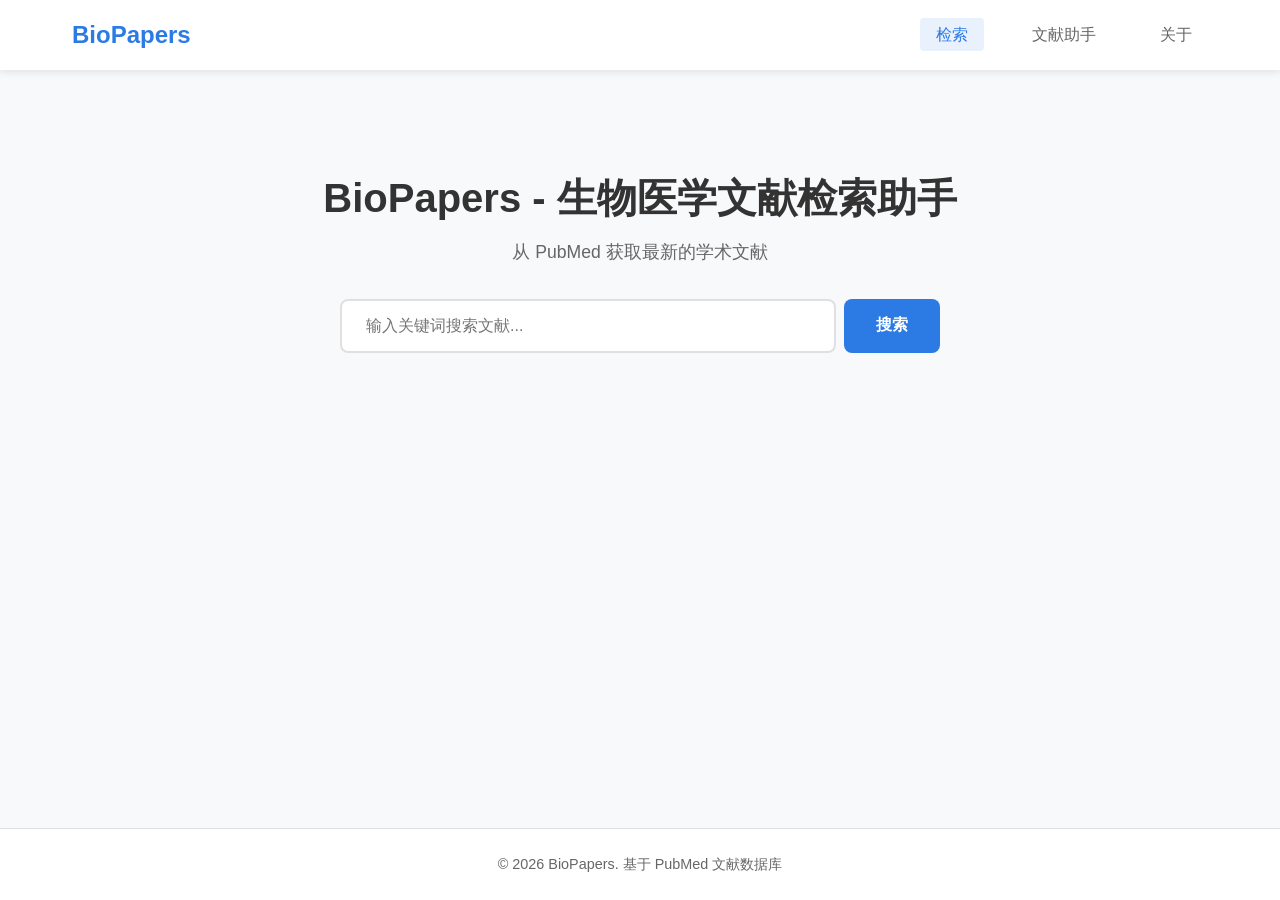
<file: templates/index.html>
<!DOCTYPE html>
<html lang="zh-CN">
<head>
    <meta charset="UTF-8">
    <meta name="viewport" content="width=device-width, initial-scale=1.0">
    <title>BioPapers - 文献检索系统</title>
    <link rel="stylesheet" href="/static/css/style.css">
</head>
<body>
    <nav class="navbar">
        <div class="nav-container">
            <a href="/" class="logo">BioPapers</a>
            <ul class="nav-menu">
                <li><a href="/" class="active">检索</a></li>
                <li><a href="/assistant">文献助手</a></li>
                <li><a href="/about">关于</a></li>
            </ul>
        </div>
    </nav>

    <main class="main-content">
        <section class="search-section">
            <div class="search-container">
                <h1>BioPapers - 生物医学文献检索助手</h1>
                <p class="subtitle">从 PubMed 获取最新的学术文献</p>
                <div class="search-box">
                    <input type="text" id="searchInput" placeholder="输入关键词搜索文献..." autocomplete="off">
                    <button id="searchBtn">搜索</button>
                </div>
            </div>
        </section>

        <section class="results-section" id="resultsSection" style="display: none;">
            <div class="results-header">
                <h2>搜索结果</h2>
                <span id="resultCount"></span>
            </div>
            <div class="results-container">
                <div class="filter-wrapper">
                    <aside class="filter-sidebar">
                        <div class="filter-section">
                            <h3 class="filter-title">发表日期</h3>
                            <div class="filter-options">
                                <label class="user-option">
                                    <input type="radio" name="dateFilter" value="all" checked>
                                    <span>全部</span>
                                </label>
                                <label class="user-option">
                                    <input type="radio" name="dateFilter" value="1">
                                    <span>近 1 年</span>
                                </label>
                                <label class="user-option">
                                    <input type="radio" name="dateFilter" value="5">
                                    <span>近 5 年</span>
                                </label>
                                <label class="user-option">
                                    <input type="radio" name="dateFilter" value="10">
                                    <span>近 10 年</span>
                                </label>
                            </div>
                    </aside>
                    <aside class="filter-sidebar">
                        <div class="filter-section">
                            <h3 class="filter-title">每页文献数量</h3>
                            <div class="filter-options">
                                <label class="user-option">
                                    <input type="radio" name="paperNumFilter" value="5">
                                    <span>5</span>
                                </label>
                                <label class="user-option">
                                    <input type="radio" name="paperNumFilter" value="10" checked>
                                    <span>10</span>
                                </label>
                                <label class="user-option">
                                    <input type="radio" name="paperNumFilter" value="15">
                                    <span>15</span>
                                </label>
                                <label class="user-option">
                                    <input type="radio" name="paperNumFilter" value="20">
                                    <span>20</span>
                                </label>
                            </div>
                    </aside>
                </div>
                <div class="results-content">
                    <div id="loading" class="loading" style="display: none;">
                        <div class="spinner"></div>
                        <p>正在检索...</p>
                    </div>
                    <div id="resultsList" class="results-list"></div>
                    <div class="pagination" id="pagination"></div>
                </div>
                </div>
            </div>
        </section>

        <section class="no-results" id="noResults" style="display: none;">
            <p>未找到相关文献，请尝试其他关键词</p>
        </section>
    </main>

    <footer class="footer">
        <p>&copy; 2026 BioPapers. 基于 PubMed 文献数据库</p>
    </footer>

    <script src="/static/js/app.js"></script>
</body>
</html>
</file>
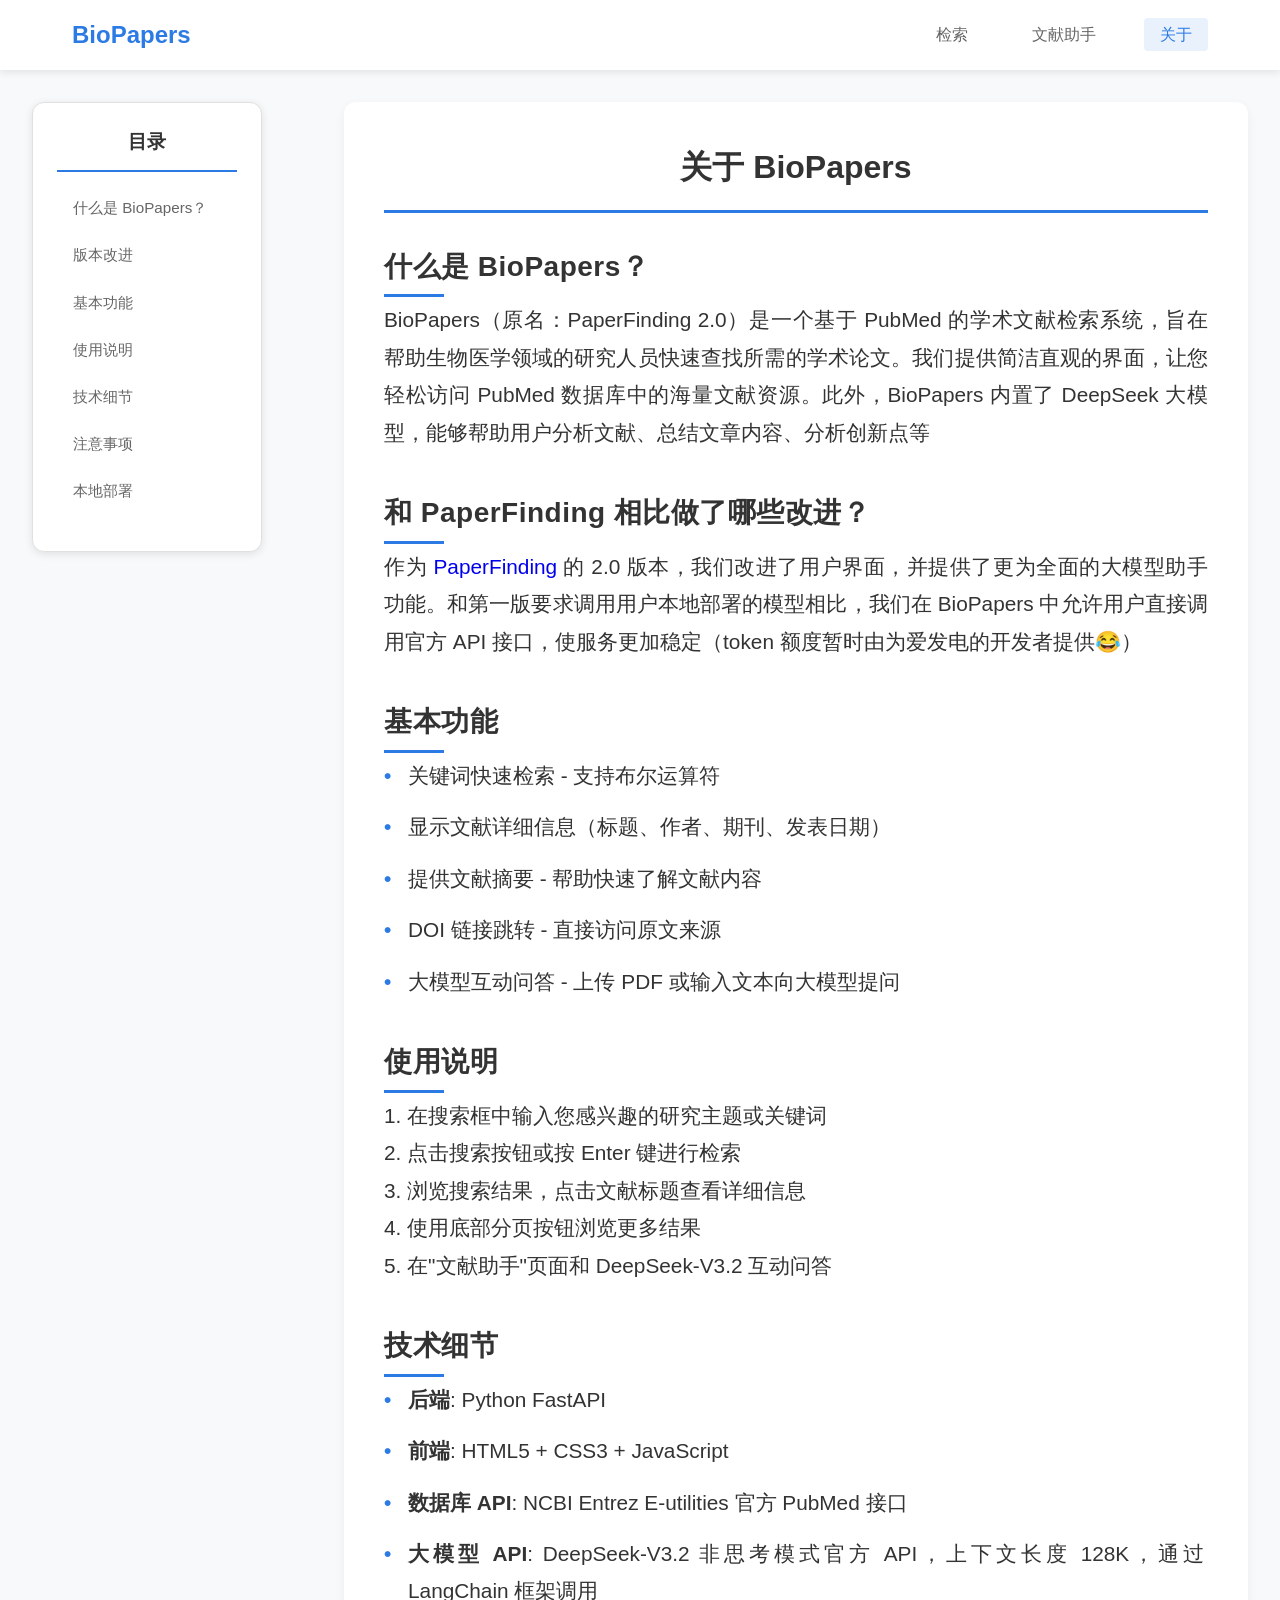
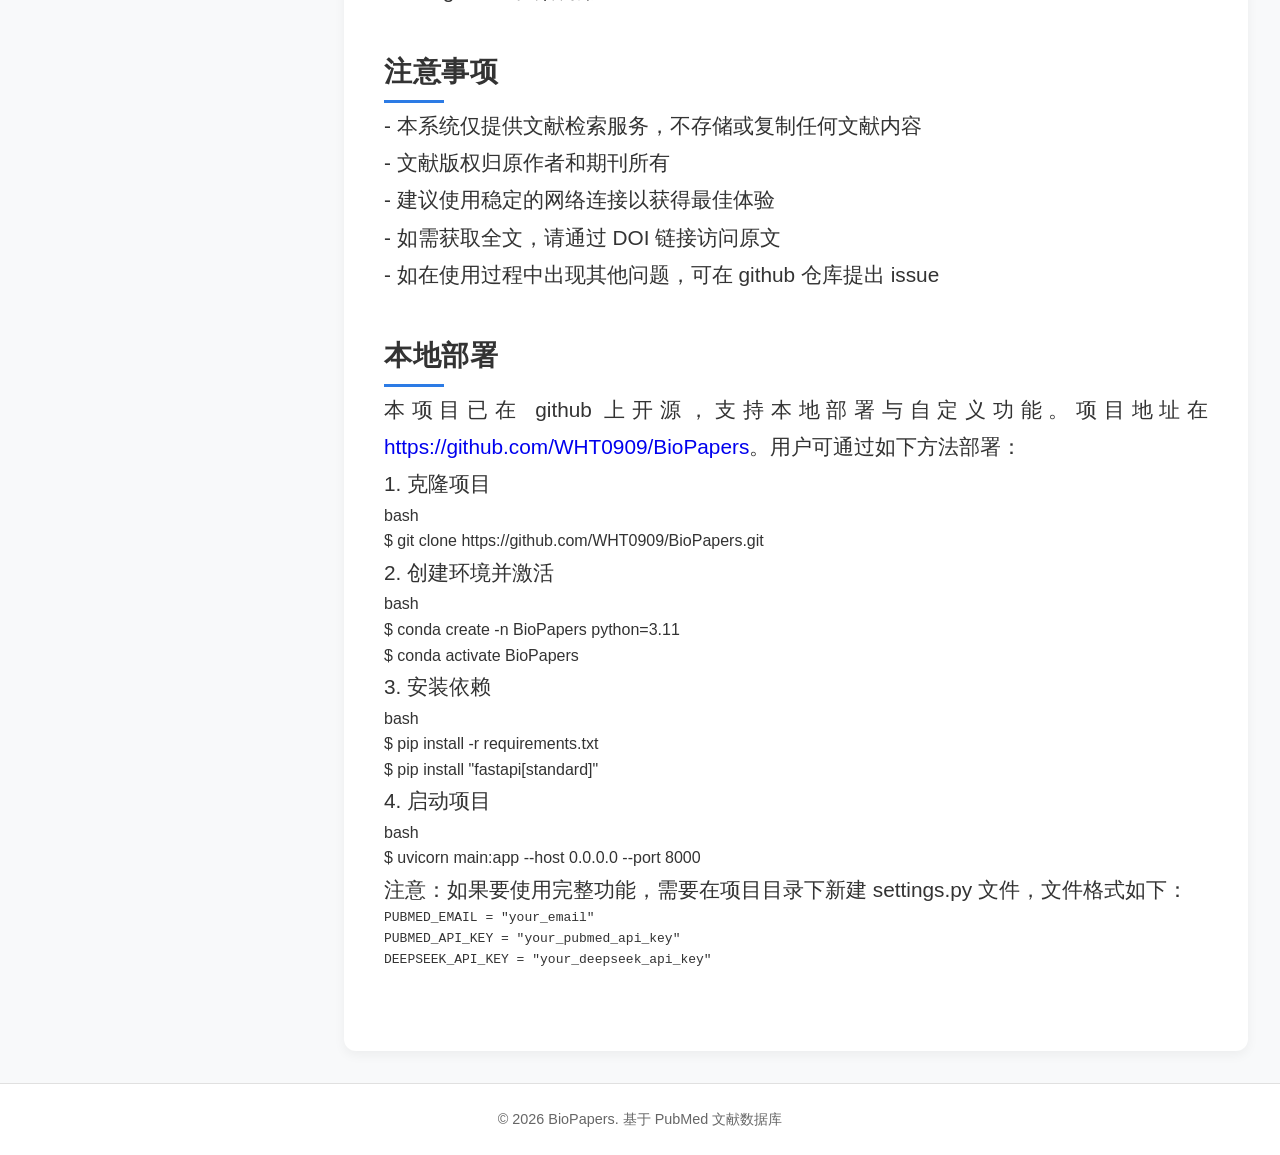
<file: templates/about.html>
<!DOCTYPE html>
<html lang="zh-CN">
<head>
    <meta charset="UTF-8">
    <meta name="viewport" content="width=device-width, initial-scale=1.0">
    <title>关于 - BioPapers</title>
    <link rel="stylesheet" href="/static/css/style.css">
</head>
<body>
    <nav class="navbar">
        <div class="nav-container">
            <a href="/" class="logo">BioPapers</a>
            <ul class="nav-menu">
                <li><a href="/">检索</a></li>
                <li><a href="/assistant">文献助手</a></li>
                <li><a href="/about" class="active">关于</a></li>
            </ul>
        </div>
    </nav>

    <main class="main-content about-page">
        <div class="about-container">
            <aside class="toc-sidebar">
                <div class="toc-card">
                    <h3 class="toc-title">目录</h3>
                    <nav class="toc-nav">
                        <ul class="toc-list">
                            <li><a href="#what-is" class="toc-link active">什么是 BioPapers？</a></li>
                            <li><a href="#comparison" class="toc-link">版本改进</a></li>
                            <li><a href="#features" class="toc-link">基本功能</a></li>
                            <li><a href="#usage" class="toc-link">使用说明</a></li>
                            <li><a href="#tech" class="toc-link">技术细节</a></li>
                            <li><a href="#notes" class="toc-link">注意事项</a></li>
                            <li><a href="#deployment" class="toc-link">本地部署</a></li>
                        </ul>
                    </nav>
                </div>
            </aside>
            
            <section class="about-section">
                <h1 class="about-title">关于 BioPapers</h1>
                
                <div class="about-section-item" id="what-is">
                    <h2 class="section-title">什么是 BioPapers？</h2>
                    <p class="section-content">
                        BioPapers（原名：PaperFinding 2.0）是一个基于 PubMed 的学术文献检索系统，旨在帮助生物医学领域的研究人员快速查找所需的学术论文。我们提供简洁直观的界面，让您轻松访问 PubMed 数据库中的海量文献资源。此外，BioPapers 内置了 DeepSeek 大模型，能够帮助用户分析文献、总结文章内容、分析创新点等
                    </p>
                </div>

                <div class="about-section-item" id="comparison">
                    <h2 class="section-title">和 PaperFinding 相比做了哪些改进？</h2>
                    <p class="section-content">
                        作为 <a href="https://github.com/WHT0909/PaperFinding" target="_blank" style="text-decoration:none">PaperFinding</a> 的 2.0 版本，我们改进了用户界面，并提供了更为全面的大模型助手功能。和第一版要求调用用户本地部署的模型相比，我们在 BioPapers 中允许用户直接调用官方 API 接口，使服务更加稳定（token 额度暂时由为爱发电的开发者提供😂）
                    </p>
                </div>

                <div class="about-section-item" id="features">
                    <h2 class="section-title">基本功能</h2>
                    <div class="section-content">
                        <ul class="feature-list">
                            <li>关键词快速检索 - 支持布尔运算符</li>
                            <li>显示文献详细信息（标题、作者、期刊、发表日期）</li>
                            <li>提供文献摘要 - 帮助快速了解文献内容</li>
                            <li>DOI 链接跳转 - 直接访问原文来源</li>
                            <li>大模型互动问答 - 上传 PDF 或输入文本向大模型提问</li>
                        </ul>
                    </div>
                </div>
                
                <div class="about-section-item" id="usage">
                    <h2 class="section-title">使用说明</h2>
                    <div class="section-content">
                        1. 在搜索框中输入您感兴趣的研究主题或关键词<br/>
                        2. 点击搜索按钮或按 Enter 键进行检索<br/>
                        3. 浏览搜索结果，点击文献标题查看详细信息<br/>
                        4. 使用底部分页按钮浏览更多结果<br/>
                        5. 在"文献助手"页面和 DeepSeek-V3.2 互动问答<br/>
                    </div>
                </div>

                <div class="about-section-item" id="tech">
                    <h2 class="section-title">技术细节</h2>
                    <div class="section-content">
                        <ul class="tech-list">
                            <li><strong>后端</strong>: Python FastAPI</li>
                            <li><strong>前端</strong>: HTML5 + CSS3 + JavaScript</li>
                            <li><strong>数据库 API</strong>: NCBI Entrez E-utilities 官方 PubMed 接口</li>
                            <li><strong>大模型 API</strong>: DeepSeek-V3.2 非思考模式官方 API，上下文长度 128K，通过 LangChain 框架调用</li>
                        </ul>
                    </div>
                </div>
                
                <div class="about-section-item" id="notes">
                    <h2 class="section-title">注意事项</h2>
                    <p class="section-content">
                        - 本系统仅提供文献检索服务，不存储或复制任何文献内容<br/>
                        - 文献版权归原作者和期刊所有<br/>
                        - 建议使用稳定的网络连接以获得最佳体验<br/>
                        - 如需获取全文，请通过 DOI 链接访问原文<br/>
                        - 如在使用过程中出现其他问题，可在 github 仓库提出 issue<br/>
                    </p>
                </div>

                <div class="about-section-item" id="deployment">
                    <h2 class="section-title">本地部署</h2>
                    <p class="section-content">
                        本项目已在 github 上开源，支持本地部署与自定义功能。项目地址在<a href="https://github.com/WHT0909/BioPapers" target="_blank" style="text-decoration:none">https://github.com/WHT0909/BioPapers</a>。用户可通过如下方法部署：
                    </p>
                    <p class="section-content">1. 克隆项目</p>
                    <div class="bash-terminal">
                        <div class="terminal-header">
                            <div class="terminal-buttons">
                                <span class="button close"></span>
                                <span class="button minimize"></span>
                                <span class="button maximize"></span>
                            </div>
                            <div class="terminal-title">bash</div>
                        </div>
                        <div class="terminal-body">
                            <div class="command-line">
                                <span class="prompt">$</span>
                                <span class="command">git clone https://github.com/WHT0909/BioPapers.git</span>
                            </div>
                        </div>
                    </div>
                    <p class="section-content">2. 创建环境并激活</p>
                    <div class="bash-terminal">
                        <div class="terminal-header">
                            <div class="terminal-buttons">
                                <span class="button close"></span>
                                <span class="button minimize"></span>
                                <span class="button maximize"></span>
                            </div>
                            <div class="terminal-title">bash</div>
                        </div>
                        <div class="terminal-body">
                            <div class="command-line">
                                <span class="prompt">$</span>
                                <span class="command">conda create -n BioPapers python=3.11</span>
                            </div>
                            <div class="command-line">
                                <span class="prompt">$</span>
                                <span class="command">conda activate BioPapers</span>
                            </div>
                        </div>
                    </div>
                    <p class="section-content">3. 安装依赖</p>
                    <div class="bash-terminal">
                        <div class="terminal-header">
                            <div class="terminal-buttons">
                                <span class="button close"></span>
                                <span class="button minimize"></span>
                                <span class="button maximize"></span>
                            </div>
                            <div class="terminal-title">bash</div>
                        </div>
                        <div class="terminal-body">
                            <div class="command-line">
                                <span class="prompt">$</span>
                                <span class="command">pip install -r requirements.txt</span>
                            </div>
                            <div class="command-line">
                                <span class="prompt">$</span>
                                <span class="command">pip install "fastapi[standard]"</span>
                            </div>
                        </div>
                    </div>
                    <p class="section-content">4. 启动项目</p>
                    <div class="bash-terminal">
                        <div class="terminal-header">
                            <div class="terminal-buttons">
                                <span class="button close"></span>
                                <span class="button minimize"></span>
                                <span class="button maximize"></span>
                            </div>
                            <div class="terminal-title">bash</div>
                        </div>
                        <div class="terminal-body">
                            <div class="command-line">
                                <span class="prompt">$</span>
                                <span class="command">uvicorn main:app --host 0.0.0.0 --port 8000</span>
                            </div>
                        </div>
                    </div>
                    <p class="section-content">注意：如果要使用完整功能，需要在项目目录下新建 settings.py 文件，文件格式如下：</p>
                    <div class="code-block">
                        <pre><code class="language-python">PUBMED_EMAIL = "your_email"
PUBMED_API_KEY = "your_pubmed_api_key"
DEEPSEEK_API_KEY = "your_deepseek_api_key"</code></pre>
                    </div>
                </div>
            </section>
        </div>
    </main>

    <footer class="footer">
        <p>&copy; 2026 BioPapers. 基于 PubMed 文献数据库</p>
    </footer>
    
    <script>
        document.addEventListener('DOMContentLoaded', function() {
            const tocLinks = document.querySelectorAll('.toc-link');
            const sections = document.querySelectorAll('.about-section-item');
            const tocSidebar = document.querySelector('.toc-sidebar');
            
            function setActiveLink() {
                let currentSection = '';
                
                sections.forEach(section => {
                    const sectionTop = section.offsetTop - 100;
                    const sectionHeight = section.offsetHeight;
                    
                    if (window.scrollY >= sectionTop && window.scrollY < sectionTop + sectionHeight) {
                        currentSection = section.getAttribute('id');
                    }
                });
                
                tocLinks.forEach(link => {
                    link.classList.remove('active');
                    if (link.getAttribute('href') === '#' + currentSection) {
                        link.classList.add('active');
                    }
                });
            }
            
            tocLinks.forEach(link => {
                link.addEventListener('click', function(e) {
                    e.preventDefault();
                    const targetId = this.getAttribute('href');
                    const targetSection = document.querySelector(targetId);
                    
                    if (targetSection) {
                        const offsetTop = targetSection.offsetTop - 80;
                        window.scrollTo({
                            top: offsetTop,
                            behavior: 'smooth'
                        });
                    }
                });
            });
            
            window.addEventListener('scroll', function() {
                setActiveLink();
            });
            
            setActiveLink();
        });
    </script>
</body>
</html>
</file>
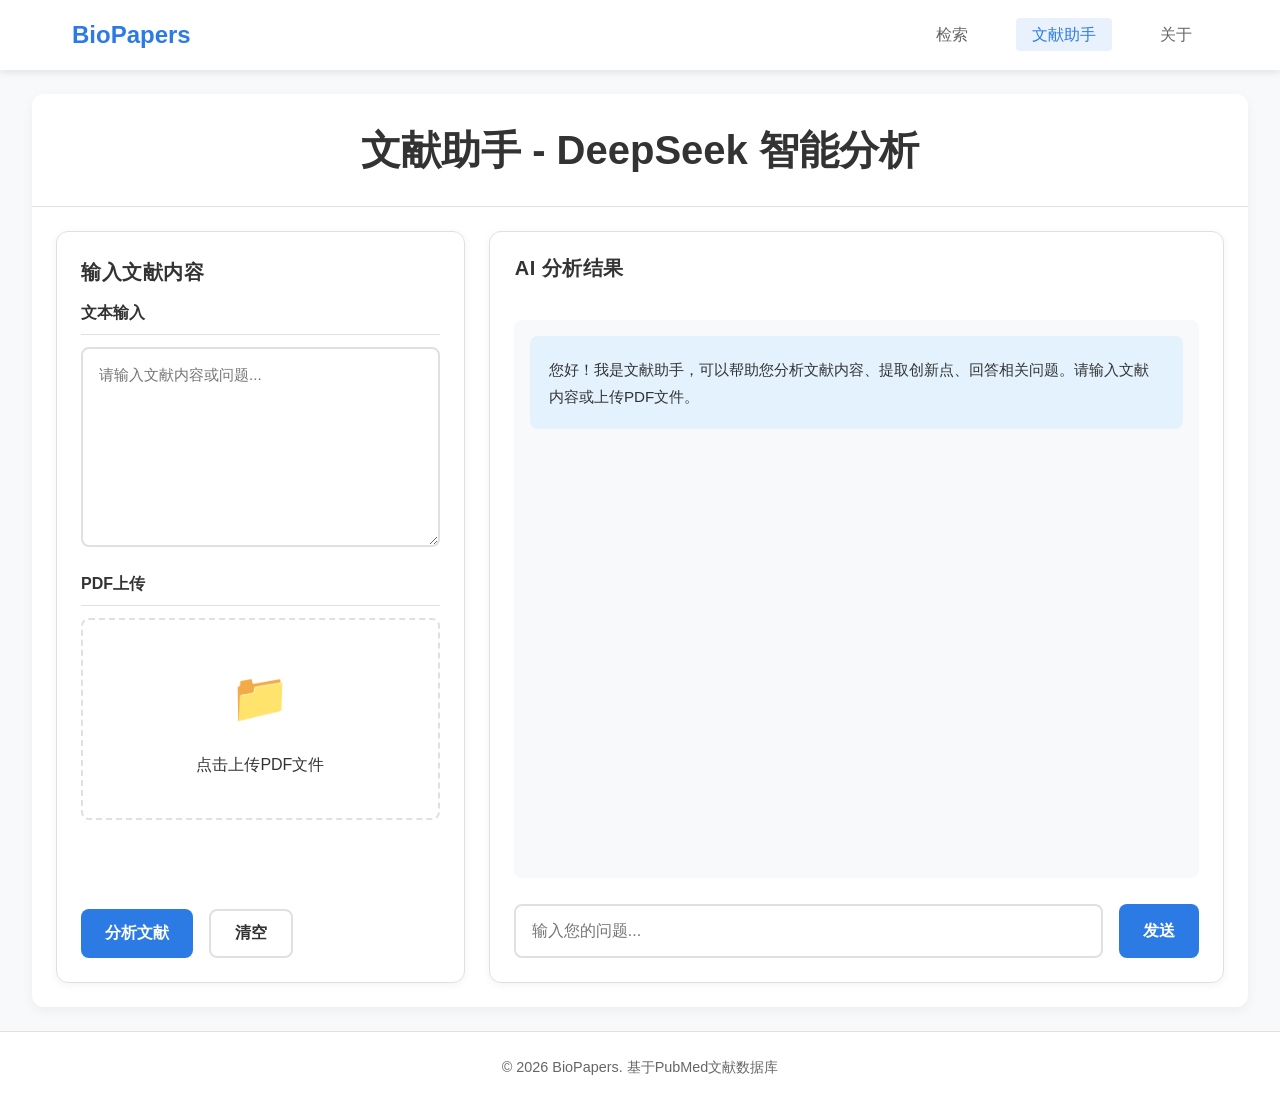
<file: templates/assistant.html>
<!DOCTYPE html>
<html lang="zh-CN">
<head>
    <meta charset="UTF-8">
    <meta name="viewport" content="width=device-width, initial-scale=1.0">
    <title>文献助手 - BioPapers</title>
    <link rel="stylesheet" href="/static/css/style.css">
</head>
<body>
    <nav class="navbar">
        <div class="nav-container">
            <a href="/" class="logo">BioPapers</a>
            <ul class="nav-menu">
                <li><a href="/">检索</a></li>
                <li><a href="/assistant" class="active">文献助手</a></li>
                <li><a href="/about">关于</a></li>
            </ul>
        </div>
    </nav>

    <main class="main-content assistant-page">
        <section class="assistant-section">
            <h1 class="assistant-title">文献助手 - DeepSeek 智能分析</h1>
            
            <div class="assistant-container">
                <!-- 左侧输入区 -->
                <div class="input-section">
                    <h2 class="assistant-section-title">输入文献内容</h2>
                    
                    <div class="input-options">
                        <div class="input-option">
                            <h3>文本输入</h3>
                            <textarea id="textInput" placeholder="请输入文献内容或问题..."></textarea>
                        </div>
                        
                        <div class="input-option">
                            <h3>PDF上传</h3>
                            <div class="file-upload">
                                <input type="file" id="pdfUpload" accept=".pdf">
                                <label for="pdfUpload" class="upload-label">
                                    <span class="upload-icon">📁</span>
                                    <span class="upload-text">点击上传PDF文件</span>
                                </label>
                                <div id="fileInfo" class="file-info"></div>
                            </div>
                        </div>
                    </div>
                    
                    <div class="action-buttons">
                        <button id="analyzeBtn" class="primary-btn">分析文献</button>
                        <button id="clearBtn" class="secondary-btn">清空</button>
                    </div>
                </div>
                
                <!-- 右侧回答区 -->
                <div class="response-section">
                    <h2 class="assistant-section-title" id="AI-result-text">AI 分析结果</h2>
                    
                    <div class="chat-container">
                        <div id="chatHistory" class="chat-history">
                            <!-- 对话历史将在这里显示 -->
                            <div class="system-message">
                                <p>您好！我是文献助手，可以帮助您分析文献内容、提取创新点、回答相关问题。请输入文献内容或上传PDF文件。</p>
                            </div>
                        </div>
                        
                        <div class="chat-input">
                            <input type="text" id="chatInput" placeholder="输入您的问题...">
                            <button id="sendBtn" class="send-btn">发送</button>
                        </div>
                    </div>
                </div>
            </div>
        </section>
    </main>

    <footer class="footer">
        <p>&copy; 2026 BioPapers. 基于PubMed文献数据库</p>
    </footer>

    <script src="/static/js/assistant.js"></script>
</body>
</html>
</file>
<file: static/css/style.css>
:root {
    --primary-color: #2c7be5;
    --primary-dark: #1a68d1;
    --secondary-color: #6c757d;
    --background-color: #f8f9fa;
    --card-background: #ffffff;
    --text-primary: #333333;
    --text-secondary: #666666;
    --border-color: #e0e0e0;
    --shadow: 0 2px 8px rgba(0, 0, 0, 0.1);
    --shadow-hover: 0 4px 16px rgba(0, 0, 0, 0.15);
}

* {
    margin: 0;
    padding: 0;
    box-sizing: border-box;
}

body {
    font-family: -apple-system, BlinkMacSystemFont, "Segoe UI", Roboto, "Helvetica Neue", Arial, sans-serif;
    background-color: var(--background-color);
    color: var(--text-primary);
    line-height: 1.6;
    min-height: 100vh;
    display: flex;
    flex-direction: column;
}

.navbar {
    background-color: var(--card-background);
    box-shadow: var(--shadow);
    position: sticky;
    top: 0;
    z-index: 1000;
}

.nav-container {
    max-width: 1200px;
    margin: 0 auto;
    padding: 1rem 2rem;
    display: flex;
    justify-content: space-between;
    align-items: center;
}

.logo {
    font-size: 1.5rem;
    font-weight: 700;
    color: var(--primary-color);
    text-decoration: none;
}

.nav-menu {
    list-style: none;
    display: flex;
    gap: 2rem;
}

.nav-menu a {
    text-decoration: none;
    color: var(--text-secondary);
    font-weight: 500;
    transition: color 0.3s;
    padding: 0.5rem 1rem;
    border-radius: 4px;
}

.nav-menu a:hover,
.nav-menu a.active {
    color: var(--primary-color);
    background-color: rgba(44, 123, 229, 0.1);
}

.main-content {
    flex: 1;
    max-width: 1200px;
    width: 100%;
    margin: 0 auto;
    padding: 2rem;
}

.search-section {
    text-align: center;
    padding: 4rem 0 0 0;
}

.search-container h1 {
    font-size: 2.5rem;
    margin-bottom: 0.5rem;
    color: var(--text-primary);
}

.subtitle {
    color: var(--text-secondary);
    font-size: 1.1rem;
    margin-bottom: 2rem;
}

.search-box {
    display: flex;
    max-width: 600px;
    margin: 0 auto;
    gap: 0.5rem;
}

.search-box input {
    flex: 1;
    padding: 1rem 1.5rem;
    font-size: 1rem;
    border: 2px solid var(--border-color);
    border-radius: 8px;
    outline: none;
    transition: border-color 0.3s, box-shadow 0.3s;
}

.search-box input:focus {
    border-color: var(--primary-color);
    box-shadow: 0 0 0 4px rgba(44, 123, 229, 0.1);
}

.search-box button {
    padding: 1rem 2rem;
    font-size: 1rem;
    font-weight: 600;
    background-color: var(--primary-color);
    color: white;
    border: none;
    border-radius: 8px;
    cursor: pointer;
    transition: background-color 0.3s, transform 0.1s;
}

.search-box button:hover {
    background-color: var(--primary-dark);
}

.search-box button:active {
    transform: scale(0.98);
}

.results-section {
    margin-top: 2rem;
}

.results-header {
    display: flex;
    justify-content: space-between;
    align-items: center;
    margin-bottom: 1.5rem;
}

.results-header h2 {
    font-size: 1.5rem;
}

#resultCount {
    color: var(--text-secondary);
    font-size: 0.95rem;
}

.results-container {
    display: flex;
    gap: 2rem;
    align-items: flex-start;
}


.filter-wrapper {
    display: flex;
    flex-direction: column;
    gap: 2rem;
    width: 240px;
    flex-shrink: 0;
}

.filter-sidebar {
    width: 200px;
    height: 230px;
    flex-shrink: 0;
    background-color: var(--card-background);
    border-radius: 12px;
    padding: 1.5rem;
    box-shadow: var(--shadow);
}

.filter-section {
    margin-bottom: 1.5rem;
}

.filter-title {
    font-size: 1rem;
    font-weight: 600;
    color: var(--text-primary);
    margin-bottom: 1rem;
    padding-bottom: 0.5rem;
    border-bottom: 2px solid var(--border-color);
}

.filter-options {
    display: flex;
    flex-direction: column;
    gap: 0.75rem;
}

.user-option {
    display: flex;
    align-items: center;
    gap: 0.5rem;
    cursor: pointer;
    padding: 0rem;
    border-radius: 6px;
    transition: background-color 0.2s;
}

.user-option:hover {
    background-color: var(--background-color);
}

.user-option input[type="radio"] {
    width: 16px;
    height: 16px;
    cursor: pointer;
    accent-color: var(--primary-color);
}

.user-option span {
    font-size: 0.95rem;
    color: var(--text-secondary);
}

.results-content {
    flex: 1;
    min-width: 0;
}

.loading {
    text-align: center;
    padding: 3rem;
}

.spinner {
    width: 50px;
    height: 50px;
    border: 4px solid var(--border-color);
    border-top-color: var(--primary-color);
    border-radius: 50%;
    margin: 0 auto 1rem;
    animation: spin 1s linear infinite;
}

@keyframes spin {
    to { transform: rotate(360deg); }
}

.results-list {
    display: flex;
    flex-direction: column;
    gap: 1rem;
}

.article-card {
    background-color: var(--card-background);
    border-radius: 12px;
    padding: 1.5rem;
    box-shadow: var(--shadow);
    transition: box-shadow 0.3s, transform 0.2s;
    margin-bottom: 1.5rem;
}

.article-card:hover {
    box-shadow: var(--shadow-hover);
    transform: translateY(-2px);
}

.article-title {
    font-size: 1.1rem;
    font-weight: 600;
    color: var(--primary-color);
    margin-bottom: 0.75rem;
    cursor: pointer;
    text-decoration: none;
    display: block;
}

.article-title:hover {
    text-decoration: underline;
}

.article-meta {
    display: flex;
    flex-wrap: wrap;
    gap: 1rem;
    font-size: 0.9rem;
    color: var(--text-secondary);
    margin-bottom: 0.75rem;
}

.article-meta span {
    display: flex;
    align-items: center;
}

.article-abstract {
    font-size: 0.95rem;
    color: var(--text-secondary);
    line-height: 1.7;
    max-height: 4.5em;
    overflow: hidden;
    text-overflow: ellipsis;
    display: -webkit-box;
    -webkit-line-clamp: 3;
    -webkit-box-orient: vertical;
}

.article-abstract.expanded {
    max-height: none;
    -webkit-line-clamp: unset;
}

.read-more {
    color: var(--primary-color);
    cursor: pointer;
    font-size: 0.9rem;
    margin-top: 0.5rem;
    display: inline-block;
}

.article-footer {
    margin-top: 1rem;
    padding-top: 1rem;
    border-top: 1px solid var(--border-color);
    display: flex;
    justify-content: space-between;
    align-items: center;
}

.pmid {
    font-size: 0.85rem;
    color: var(--text-secondary);
}

.pmid-link {
    font-size: 0.85rem;
    color: var(--text-secondary);
    text-decoration: none;
}

.pmid-link:hover {
    color: var(--primary-color);
}

.doi-link {
    color: var(--primary-color);
    text-decoration: none;
    font-size: 0.9rem;
}

.doi-link:hover {
    text-decoration: underline;
}

.pagination {
    display: flex;
    justify-content: center;
    gap: 0.5rem;
    margin-top: 2rem;
}

.pagination button {
    padding: 0.5rem 1rem;
    border: 1px solid var(--border-color);
    background-color: var(--card-background);
    border-radius: 6px;
    cursor: pointer;
    transition: all 0.3s;
}

.pagination button:hover:not(:disabled) {
    background-color: var(--primary-color);
    color: white;
    border-color: var(--primary-color);
}

.pagination button:disabled {
    opacity: 0.5;
    cursor: not-allowed;
}

.pagination button.active {
    background-color: var(--primary-color);
    color: white;
    border-color: var(--primary-color);
}

.pagination .page-info {
    padding: 0.5rem 1rem;
    color: var(--text-secondary);
}

/* About Page Styles */
.about-page {
    max-width: 1400px;
    margin: 0 auto;
    padding: 2rem;
}

.about-section {
    background-color: white;
    border-radius: 12px;
    padding: 2.5rem;
    box-shadow: 0 4px 12px rgba(0, 0, 0, 0.05);
}

.about-title {
    font-size: 2.5rem;
    font-weight: 700;
    color: var(--text-primary);
    margin-bottom: 2.5rem;
    text-align: center;
    border-bottom: 3px solid var(--primary-color);
    padding-bottom: 1rem;
}

.about-section-item {
    margin-bottom: 2.5rem;
}

.about-section-item .section-title {
    font-size: 1.75rem;
    font-weight: 800;
    color: var(--text-primary);
    margin-bottom: 0.75rem;
    /* text-transform: uppercase; */
    position: relative;
    letter-spacing: 0.5px;
}

.section-title::after {
    content: '';
    width: 60px;
    height: 3px;
    background-color: var(--primary-color);
    position: absolute;
    bottom: -0.5rem;
    left: 0;
}

.section-content {
    font-size: 1.3rem;
    line-height: 1.8;
    color: var(--text-primary);
    text-align: justify;
}

.assistant-section-title{
    font-size: 1.25rem;
    font-weight: 800;
    color: var(--text-primary);
    margin-bottom: 0.75rem;
    /* text-transform: uppercase; */
    position: relative;
    letter-spacing: 0.5px;
}

.tech-list, .feature-list, .usage-list {
    list-style: none;
    padding: 0;
    margin: 0;
}

.tech-list li, .feature-list li, .usage-list li {
    margin-bottom: 0.875rem;
    padding-left: 1.5rem;
    position: relative;
}

.tech-list li::before, .feature-list li::before {
    content: '•';
    color: var(--primary-color);
    font-weight: bold;
    position: absolute;
    left: 0;
    margin-right: 0.5rem;
}

.usage-list li {
    counter-increment: step-counter;
}

.usage-list li::before {
    content: counter(step-counter);
    color: white;
    background-color: var(--primary-color);
    width: 1.5rem;
    height: 1.5rem;
    border-radius: 50%;
    display: inline-flex;
    align-items: center;
    justify-content: center;
    font-size: 0.875rem;
    font-weight: 600;
    position: absolute;
    left: -2.5rem;
    margin-right: 0.5rem;
}

/* Assistant Page Styles */
.assistant-page {
    max-width: 1600px;
    margin: 0 auto;
    padding: 1.5rem 2rem;
    height: 80vh;
    min-height: 600px;
    box-sizing: border-box;
}

.assistant-section {
    background-color: white;
    border-radius: 12px;
    padding: 0;
    box-shadow: 0 4px 12px rgba(0, 0, 0, 0.05);
    overflow: hidden;
    height: 100%;
    display: flex;
    flex-direction: column;
}

.assistant-title {
    font-size: 2.5rem;
    font-weight: 700;
    color: var(--text-primary);
    text-align: center;
    border-bottom: 1px solid var(--border-color);
    padding: 1.5rem;
    margin: 0;
}

.assistant-container {
    display: flex !important;
    gap: 1.5rem;
    /* height: calc(100% - 120px); */
    height: 800px;
    padding: 1.5rem;
    flex-direction: row !important;
    flex-wrap: nowrap;
    align-items: stretch;
    width: 100%;
    overflow: hidden;
    box-sizing: border-box;
}

.input-section {
    width: 35%;
    min-width: 380px;
    max-width: 450px;
    background-color: #ffffff;
    padding: 1.5rem;
    border-radius: 12px;
    border: 1px solid var(--border-color);
    display: flex;
    flex-direction: column;
    box-shadow: 0 2px 8px rgba(0, 0, 0, 0.05);
    height: 100%;
    overflow: hidden;
}

.response-section {
    flex: 1;
    background-color: #ffffff;
    padding: 0;
    border-radius: 12px;
    border: 1px solid var(--border-color);
    display: flex;
    flex-direction: column;
    box-shadow: 0 2px 8px rgba(0, 0, 0, 0.05);
    overflow: hidden;
    min-width: 600px;
    height: 100%;
}

.input-options {
    flex: 1;
    display: flex;
    flex-direction: column;
    gap: 1.5rem;
    margin-bottom: 1.5rem;
    overflow-y: auto;
}

.input-option {
    display: flex;
    flex-direction: column;
}

.input-option h3 {
    font-size: 1rem;
    font-weight: 600;
    color: var(--text-primary);
    margin-bottom: 0.75rem;
    padding-bottom: 0.5rem;
    border-bottom: 1px solid var(--border-color);
}

#textInput {
    flex: 1;
    width: 100%;
    min-height: 200px; /* 加高输入框，提升体验 */
    padding: 1rem;
    border: 2px solid var(--border-color);
    border-radius: 8px;
    resize: vertical; /* 允许垂直拉伸 */
    font-family: inherit;
    font-size: 0.95rem;
    transition: border-color 0.3s;
}

#textInput:focus {
    border-color: var(--primary-color);
    outline: none;
}

.file-upload {
    position: relative;
    min-height: 180px; /* 加高上传区域 */
}

#pdfUpload {
    position: absolute;
    top: 0;
    left: 0;
    width: 100%;
    height: 100%;
    opacity: 0;
    cursor: pointer;
    z-index: 2;
}

.upload-label {
    display: flex;
    align-items: center;
    justify-content: center;
    height: 100%;
    border: 2px dashed var(--border-color);
    border-radius: 8px;
    background-color: white;
    cursor: pointer;
    transition: all 0.3s;
    flex-direction: column;
    padding: 2rem;
}

.upload-label:hover {
    border-color: var(--primary-color);
    background-color: rgba(44, 123, 229, 0.05);
}

.upload-icon {
    font-size: 3rem;
    margin-bottom: 1rem;
}

.upload-text {
    text-align: center;
}

.file-info {
    margin-top: 1rem;
    font-size: 0.9rem;
    color: var(--text-secondary);
}

.action-buttons {
    display: flex;
    gap: 1rem;
    margin-top: auto;
}

.primary-btn {
    padding: 0.75rem 1.5rem;
    font-size: 1rem;
    font-weight: 600;
    background-color: var(--primary-color);
    color: white;
    border: none;
    border-radius: 8px;
    cursor: pointer;
    transition: background-color 0.3s;
}

.primary-btn:hover {
    background-color: var(--primary-dark);
}

.secondary-btn {
    padding: 0.75rem 1.5rem;
    font-size: 1rem;
    font-weight: 600;
    background-color: white;
    color: var(--text-primary);
    border: 2px solid var(--border-color);
    border-radius: 8px;
    cursor: pointer;
    transition: all 0.3s;
}

.secondary-btn:hover {
    border-color: var(--primary-color);
    color: var(--primary-color);
}

.chat-container {
    display: flex;
    flex-direction: column;
    flex: 1;
    flex-basis: 620px;
    height: 150px;
    padding: 1.5rem;
    overflow: hidden;
    box-sizing: border-box;
}

/* .section-title {
    font-size: 1rem;
    font-weight: 600;
    color: var(--text-primary);
    padding-bottom: 1rem;
    border-bottom: 1px solid var(--border-color);
    margin-bottom: 1rem;
} */

#AI-result-text{
    padding-left: 25px;
    padding-top: 20px;
}

.chat-history {
    flex: 1;
    overflow-y: auto;
    margin-bottom: 1rem;
    padding: 1rem;
    background-color: #f8f9fa;
    border-radius: 8px;
    line-height: 1.8;
    min-height: 200px;
    max-height: calc(100% - 80px);
}

.system-message {
    background-color: #e3f2fd;
    padding: 1.2rem;
    border-radius: 8px;
    margin-bottom: 1rem;
    font-size: 0.95rem;
}

.user-message {
    background-color: #e8f5e8;
    padding: 1rem;
    border-radius: 8px;
    margin-bottom: 1rem;
    align-self: flex-end;
    max-width: 80%;
    margin-left: auto;
}

.assistant-message {
    background-color: white;
    padding: 1rem;
    border: 1px solid var(--border-color);
    border-radius: 8px;
    margin-bottom: 1rem;
    max-width: 90%
}

.loading-message {
    color: var(--text-secondary);
    font-style: italic;
    text-align: center;
    padding: 1rem;
}

.chat-input {
    display: flex;
    gap: 1rem;
    margin-top: auto;
}

#chatInput {
    flex: 1;
    padding: 1rem;
    border: 2px solid var(--border-color);
    border-radius: 8px;
    font-size: 1rem;
}

.send-btn {
    padding: 1rem 1.5rem;
    font-size: 1rem;
    font-weight: 600;
    background-color: var(--primary-color);
    color: white;
    border: none;
    border-radius: 8px;
    cursor: pointer;
    transition: background-color 0.3s;
}

.send-btn:hover {
    background-color: var(--primary-dark);
}

/* 响应式设计 */
@media (max-width: 1024px) {
    .assistant-page {
        height: auto;
        min-height: 80vh;
    }
    
    .assistant-container {
        flex-direction: column;
        height: auto;
        min-height: 70vh;
    }
    
    .input-section {
        width: 100%;
        min-width: auto;
        max-width: none;
        height: 400px;
    }
    
    .response-section {
        min-height: 400px;
        height: 400px;
        min-width: auto;
    }
    
    .chat-container {
        height: 100%;
    }

    .chat-history {
        min-height: 150px;
        max-height: calc(100% - 60px);
    }
}

.no-results {
    text-align: center;
    padding: 4rem;
    color: var(--text-secondary);
    font-size: 1.1rem;
}

.about-page {
    max-width: 800px;
}

.about-section h1 {
    font-size: 2rem;
    margin-bottom: 2rem;
    text-align: center;
}

.about-content {
    display: flex;
    flex-direction: column;
    gap: 1.5rem;
}

.about-card {
    background-color: var(--card-background);
    border-radius: 12px;
    padding: 1.5rem;
    box-shadow: var(--shadow);
}

.about-card h2 {
    font-size: 1.2rem;
    margin-bottom: 1rem;
    color: var(--primary-color);
}

.about-card p {
    color: var(--text-secondary);
    line-height: 1.7;
}

.about-card ul,
.about-card ol {
    margin-left: 1.5rem;
    color: var(--text-secondary);
    line-height: 1.8;
}

.about-card li {
    margin-bottom: 0.5rem;
}

.footer {
    background-color: var(--card-background);
    text-align: center;
    padding: 1.5rem;
    margin-top: auto;
    border-top: 1px solid var(--border-color);
    color: var(--text-secondary);
    font-size: 0.9rem;
}

.back-link {
    display: inline-block;
    color: var(--primary-color);
    text-decoration: none;
    margin-bottom: 1.5rem;
    font-weight: 500;
}

.back-link:hover {
    text-decoration: underline;
}

.article-detail-page {
    max-width: 900px;
}

.article-detail {
    background-color: var(--card-background);
    border-radius: 12px;
    padding: 2rem;
    box-shadow: var(--shadow);
}

.detail-title {
    font-size: 1.5rem;
    color: var(--text-primary);
    margin-bottom: 1.5rem;
    line-height: 1.4;
}

.detail-meta {
    display: grid;
    gap: 0.75rem;
    margin-bottom: 2rem;
    padding-bottom: 1.5rem;
    border-bottom: 1px solid var(--border-color);
}

.meta-item {
    font-size: 0.95rem;
}

.meta-item strong {
    color: var(--text-primary);
    margin-right: 0.5rem;
}

.meta-item span {
    color: var(--text-secondary);
}

.detail-section {
    margin-top: 1.5rem;
}

.detail-section h2 {
    font-size: 1.2rem;
    color: var(--primary-color);
    margin-bottom: 1rem;
}

.detail-abstract {
    font-size: 1rem;
    line-height: 1.8;
    color: var(--text-secondary);
    text-align: justify;
}

.detail-abstract.no-abstract {
    font-style: italic;
    color: var(--text-secondary);
    opacity: 0.7;
}

.error-message {
    text-align: center;
    padding: 3rem;
    color: #dc3545;
    background-color: var(--card-background);
    border-radius: 12px;
    box-shadow: var(--shadow);
}

.about-card p {
    color: var(--text-secondary);
    line-height: 1.7;
}

.about-card ul,
.about-card ol {
    margin-left: 1.5rem;
    color: var(--text-secondary);
    line-height: 1.8;
}

.about-card li {
    margin-bottom: 0.5rem;
}

.footer {
    background-color: var(--card-background);
    text-align: center;
    padding: 1.5rem;
    margin-top: auto;
    border-top: 1px solid var(--border-color);
    color: var(--text-secondary);
    font-size: 0.9rem;
}

@media (max-width: 768px) {
    .nav-container {
        flex-direction: column;
        gap: 1rem;
    }
    
    .nav-menu {
        gap: 1rem;
    }
    
    .search-container h1 {
        font-size: 1.8rem;
    }
    
    .search-box {
        flex-direction: column;
    }
    
    .search-box button {
        width: 100%;
    }
    
    .article-meta {
        flex-direction: column;
        gap: 0.5rem;
    }
    
    .results-header {
        flex-direction: column;
        align-items: flex-start;
        gap: 0.5rem;
    }
}

/* About Page TOC Sidebar Styles */
.about-container {
    display: flex;
    gap: 2rem;
    align-items: flex-start;
    position: relative;
}

.toc-sidebar {
    width: 280px;
    flex-shrink: 0;
    position: sticky;
    top: 80px;
    left: 2rem;
    transition: transform 0.3s ease-out;
    z-index: 100;
}

.toc-card {
    background-color: var(--card-background);
    border-radius: 12px;
    padding: 1.5rem;
    box-shadow: var(--shadow);
    border: 1px solid var(--border-color);
    margin-right: 50px;
    height: 450px;
}

.toc-title {
    font-size: 1.2rem;
    font-weight: 700;
    color: var(--text-primary);
    margin-bottom: 1rem;
    padding-bottom: 0.75rem;
    border-bottom: 2px solid var(--primary-color);
    text-align: center;
}

.toc-nav {
    overflow-y: auto;
    max-height: calc(100vh - 250px);
}

.toc-list {
    list-style: none;
    padding: 0;
    margin: 0;
}

.toc-list li {
    margin-bottom: 0.5rem;
}

.toc-link {
    display: block;
    padding: 0.75rem 1rem;
    color: var(--text-secondary);
    text-decoration: none;
    border-radius: 8px;
    transition: all 0.3s ease;
    font-size: 0.95rem;
    line-height: 1.0;
}

.toc-link:hover {
    background-color: rgba(44, 123, 229, 0.1);
    color: var(--primary-color);
}

.toc-link.active {
    background-color: var(--primary-color);
    color: white;
    font-weight: 600;
    box-shadow: 0 2px 8px rgba(44, 123, 229, 0.3);
}

/* Update about-section to work with TOC layout */
.about-page {
    max-width: 1400px;
}

.about-section {
    flex: 1;
    min-width: 0;
}

/* Responsive design */
@media (max-width: 1024px) {
    .about-container {
        flex-direction: column;
    }
    
    .toc-sidebar {
        width: 100%;
        position: static;
        left: 0;
        top: 0;
        margin-bottom: 1rem;
    }
    
    .toc-card {
        max-height: none;
    }
    
    .toc-nav {
        max-height: none;
        overflow-x: auto;
    }
    
    .toc-list {
        display: flex;
        gap: 0.5rem;
        flex-wrap: wrap;
    }
    
    .toc-list li {
        margin-bottom: 0;
    }
    
    .about-section {
        width: 100%;
        margin-left: 0;
    }
}
</file>
